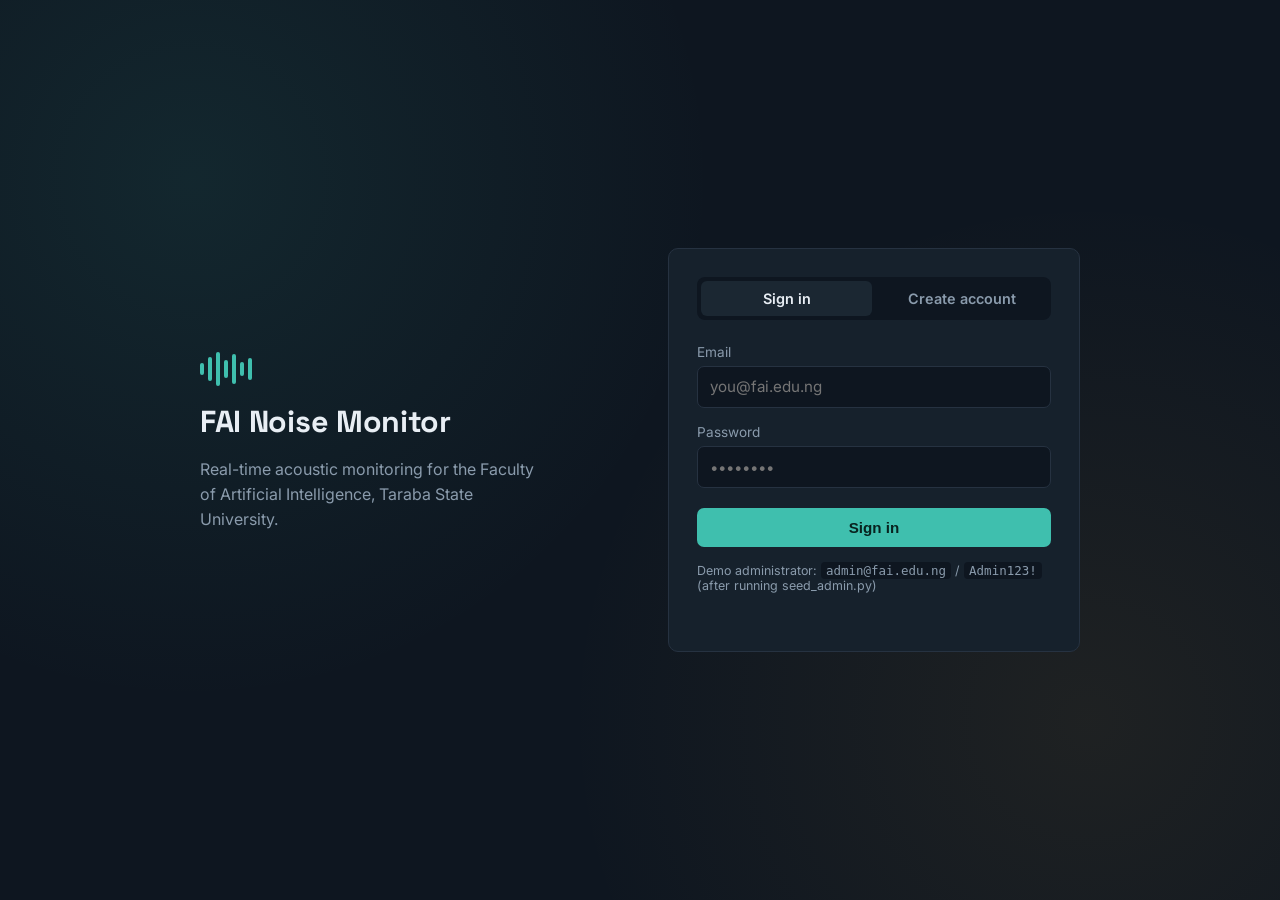
<file: noise-monitoring-system/frontend/index.html>
<!DOCTYPE html>
<html lang="en">
<head>
<meta charset="UTF-8" />
<meta name="viewport" content="width=device-width, initial-scale=1.0" />
<title>Sign in · FAI Noise Monitor</title>
<link rel="preconnect" href="https://fonts.googleapis.com">
<link href="https://fonts.googleapis.com/css2?family=Space+Grotesk:wght@500;600;700&family=Inter:wght@400;500;600&display=swap" rel="stylesheet">
<link rel="stylesheet" href="css/style.css" />
</head>
<body class="auth-body">

  <div class="auth-wrap">
    <div class="auth-brand">
      <div class="waveform" aria-hidden="true">
        <span></span><span></span><span></span><span></span><span></span><span></span><span></span>
      </div>
      <h1>FAI Noise Monitor</h1>
      <p>Real-time acoustic monitoring for the Faculty of Artificial Intelligence, Taraba State University.</p>
    </div>

    <div class="auth-card">
      <div class="tabs" role="tablist">
        <button class="tab active" data-tab="login" role="tab">Sign in</button>
        <button class="tab" data-tab="register" role="tab">Create account</button>
      </div>

      <form id="login-form" class="panel active">
        <label>Email
          <input type="email" id="login-email" required placeholder="you@fai.edu.ng" />
        </label>
        <label>Password
          <input type="password" id="login-password" required placeholder="••••••••" />
        </label>
        <button type="submit" class="btn-primary">Sign in</button>
        <p class="hint">Demo administrator: <code>admin@fai.edu.ng</code> / <code>Admin123!</code> (after running seed_admin.py)</p>
        <p class="error" id="login-error"></p>
      </form>

      <form id="register-form" class="panel">
        <label>Full name
          <input type="text" id="reg-name" required placeholder="Ada Lovelace" />
        </label>
        <label>Email
          <input type="email" id="reg-email" required placeholder="you@fai.edu.ng" />
        </label>
        <label>Role
          <select id="reg-role">
            <option value="student">Student</option>
            <option value="administrator">Faculty administrator</option>
          </select>
        </label>
        <label>Password
          <input type="password" id="reg-password" required minlength="6" placeholder="At least 6 characters" />
        </label>
        <button type="submit" class="btn-primary">Create account</button>
        <p class="error" id="register-error"></p>
      </form>
    </div>
  </div>

  <script src="js/api.js"></script>
  <script src="js/auth.js"></script>
</body>
</html>
</file>
<file: noise-monitoring-system/frontend/css/style.css>
/* ---------------------------------------------------------
   Design tokens
--------------------------------------------------------- */
:root {
  --bg: #0E1620;
  --panel: #16212C;
  --panel-raised: #1B2732;
  --border: #263241;
  --text: #E8EEF4;
  --text-muted: #8A9BAC;
  --accent: #3FBFAE;       /* calm / green status */
  --accent-soft: rgba(63, 191, 174, 0.14);
  --warn: #E3A73E;         /* elevated / yellow status */
  --warn-soft: rgba(227, 167, 62, 0.14);
  --danger: #E15D5D;       /* excessive / red status */
  --danger-soft: rgba(225, 93, 93, 0.16);
  --font-display: 'Space Grotesk', sans-serif;
  --font-body: 'Inter', sans-serif;
  --radius: 10px;
}

* { box-sizing: border-box; }

body {
  margin: 0;
  background: var(--bg);
  color: var(--text);
  font-family: var(--font-body);
  -webkit-font-smoothing: antialiased;
}

h1, h2 { font-family: var(--font-display); margin: 0; }

a { color: var(--accent); }

/* ---------------------------------------------------------
   Waveform brand mark
--------------------------------------------------------- */
.waveform {
  display: flex;
  align-items: center;
  gap: 4px;
  height: 34px;
}
.waveform span {
  display: block;
  width: 4px;
  border-radius: 3px;
  background: var(--accent);
  animation: wave 1.4s ease-in-out infinite;
}
.waveform span:nth-child(1) { height: 12px; animation-delay: 0s; }
.waveform span:nth-child(2) { height: 24px; animation-delay: .1s; }
.waveform span:nth-child(3) { height: 34px; animation-delay: .2s; }
.waveform span:nth-child(4) { height: 18px; animation-delay: .3s; }
.waveform span:nth-child(5) { height: 30px; animation-delay: .4s; }
.waveform span:nth-child(6) { height: 14px; animation-delay: .5s; }
.waveform span:nth-child(7) { height: 22px; animation-delay: .6s; }
.waveform.sm span { width: 3px; }
.waveform.sm span:nth-child(1) { height: 8px; }
.waveform.sm span:nth-child(2) { height: 16px; }
.waveform.sm span:nth-child(3) { height: 22px; }
.waveform.sm span:nth-child(4) { height: 13px; }
.waveform.sm span:nth-child(5) { height: 19px; }

@keyframes wave {
  0%, 100% { transform: scaleY(0.55); }
  50% { transform: scaleY(1); }
}
@media (prefers-reduced-motion: reduce) {
  .waveform span { animation: none; }
}

/* ---------------------------------------------------------
   Auth page
--------------------------------------------------------- */
.auth-body {
  min-height: 100vh;
  display: grid;
  place-items: center;
  padding: 2rem;
  background:
    radial-gradient(circle at 15% 20%, rgba(63,191,174,0.10), transparent 40%),
    radial-gradient(circle at 85% 80%, rgba(227,167,62,0.08), transparent 40%),
    var(--bg);
}
.auth-wrap {
  display: grid;
  grid-template-columns: 1fr 1fr;
  gap: 3.5rem;
  max-width: 880px;
  width: 100%;
  align-items: center;
}
.auth-brand h1 {
  font-size: 1.9rem;
  margin: 1rem 0 0.6rem;
  letter-spacing: -0.01em;
}
.auth-brand p {
  color: var(--text-muted);
  line-height: 1.55;
  max-width: 34ch;
}
.auth-card {
  background: var(--panel);
  border: 1px solid var(--border);
  border-radius: var(--radius);
  padding: 1.75rem;
}
.tabs {
  display: flex;
  gap: 0.25rem;
  background: var(--bg);
  border-radius: 8px;
  padding: 4px;
  margin-bottom: 1.5rem;
}
.tab {
  flex: 1;
  padding: 0.55rem 0.75rem;
  border: none;
  background: transparent;
  color: var(--text-muted);
  font-family: var(--font-body);
  font-weight: 600;
  font-size: 0.9rem;
  border-radius: 6px;
  cursor: pointer;
}
.tab.active { background: var(--panel-raised); color: var(--text); }

.panel { display: none; flex-direction: column; gap: 1rem; }
.panel.active { display: flex; }

label {
  display: flex;
  flex-direction: column;
  gap: 0.4rem;
  font-size: 0.85rem;
  color: var(--text-muted);
}
input, select {
  font-family: var(--font-body);
  background: var(--bg);
  border: 1px solid var(--border);
  border-radius: 7px;
  padding: 0.65rem 0.75rem;
  color: var(--text);
  font-size: 0.95rem;
}
input:focus, select:focus, button:focus-visible {
  outline: 2px solid var(--accent);
  outline-offset: 1px;
}

.btn-primary {
  background: var(--accent);
  color: #08231F;
  border: none;
  border-radius: 7px;
  padding: 0.7rem 1rem;
  font-weight: 600;
  font-size: 0.95rem;
  cursor: pointer;
  margin-top: 0.25rem;
}
.btn-primary.sm { padding: 0.5rem 0.8rem; font-size: 0.85rem; }
.btn-primary:hover { filter: brightness(1.08); }

.btn-ghost {
  background: transparent;
  border: 1px solid var(--border);
  color: var(--text);
  border-radius: 7px;
  padding: 0.5rem 0.9rem;
  cursor: pointer;
  font-family: var(--font-body);
}
.btn-ghost:hover { border-color: var(--text-muted); }

.hint { font-size: 0.78rem; color: var(--text-muted); margin: 0; }
.hint code { background: var(--bg); padding: 1px 5px; border-radius: 4px; }
.error { color: var(--danger); font-size: 0.85rem; margin: 0; min-height: 1em; }

@media (max-width: 720px) {
  .auth-wrap { grid-template-columns: 1fr; }
}

/* ---------------------------------------------------------
   App shell
--------------------------------------------------------- */
.topbar {
  display: flex;
  justify-content: space-between;
  align-items: center;
  padding: 0.9rem 1.75rem;
  border-bottom: 1px solid var(--border);
  position: sticky;
  top: 0;
  background: var(--bg);
  z-index: 5;
}
.brand-mini {
  display: flex;
  align-items: center;
  gap: 0.6rem;
  font-family: var(--font-display);
  font-weight: 600;
}
.topbar-right { display: flex; align-items: center; gap: 0.75rem; }
.user-name { color: var(--text-muted); font-size: 0.9rem; }
.pill {
  background: var(--panel-raised);
  border: 1px solid var(--border);
  border-radius: 20px;
  padding: 0.2rem 0.7rem;
  font-size: 0.75rem;
  text-transform: capitalize;
  color: var(--accent);
}

.dashboard { padding: 1.75rem; max-width: 1320px; margin: 0 auto; }

/* Summary row */
.summary-row {
  display: grid;
  grid-template-columns: repeat(4, 1fr);
  gap: 1rem;
  margin-bottom: 2rem;
}
.summary-card {
  background: var(--panel);
  border: 1px solid var(--border);
  border-radius: var(--radius);
  padding: 1.1rem 1.25rem;
  display: flex;
  flex-direction: column;
  gap: 0.35rem;
}
.summary-label { font-size: 0.78rem; color: var(--text-muted); }
.summary-value { font-family: var(--font-display); font-size: 1.9rem; font-weight: 600; }
.alert-card .summary-value { color: var(--danger); }

/* Content grid */
.content-grid {
  display: grid;
  grid-template-columns: 2fr 1fr;
  gap: 2rem;
  align-items: start;
}
.section-head {
  display: flex;
  justify-content: space-between;
  align-items: center;
  margin-bottom: 0.9rem;
}
.section-head h2 { font-size: 1.05rem; font-weight: 600; }
.live-indicator {
  font-size: 0.75rem;
  color: var(--text-muted);
  display: flex;
  align-items: center;
  gap: 0.4rem;
}
.dot {
  width: 7px; height: 7px; border-radius: 50%;
  background: var(--accent);
  animation: pulse 1.6s ease-in-out infinite;
}
@keyframes pulse { 0%,100% { opacity: 1; } 50% { opacity: 0.35; } }

/* Sensor cards */
.sensor-grid {
  display: grid;
  grid-template-columns: repeat(auto-fill, minmax(230px, 1fr));
  gap: 1rem;
}
.sensor-card {
  background: var(--panel);
  border: 1px solid var(--border);
  border-radius: var(--radius);
  padding: 1.1rem;
  border-left: 4px solid var(--text-muted);
}
.sensor-card.status-green { border-left-color: var(--accent); }
.sensor-card.status-yellow { border-left-color: var(--warn); }
.sensor-card.status-red { border-left-color: var(--danger); background: linear-gradient(180deg, var(--danger-soft), var(--panel) 60%); }
.sensor-card .loc { font-size: 0.8rem; color: var(--text-muted); }
.sensor-card .room { font-weight: 600; margin-bottom: 0.5rem; }
.sensor-card .db-value {
  font-family: var(--font-display);
  font-size: 2.4rem;
  font-weight: 700;
  line-height: 1;
}
.sensor-card .db-unit { font-size: 0.95rem; color: var(--text-muted); font-weight: 500; }
.sensor-card .status-tag {
  display: inline-block;
  margin-top: 0.6rem;
  font-size: 0.72rem;
  padding: 0.2rem 0.55rem;
  border-radius: 20px;
}
.status-tag.status-green { background: var(--accent-soft); color: var(--accent); }
.status-tag.status-yellow { background: var(--warn-soft); color: var(--warn); }
.status-tag.status-red { background: var(--danger-soft); color: var(--danger); }
.status-tag.status-no-data { background: var(--panel-raised); color: var(--text-muted); }
.sensor-card .updated { display: block; margin-top: 0.5rem; font-size: 0.72rem; color: var(--text-muted); }

/* Chart */
.chart-card {
  background: var(--panel);
  border: 1px solid var(--border);
  border-radius: var(--radius);
  padding: 1.1rem;
}
.range-select { display: flex; gap: 0.5rem; }
.range-select select { padding: 0.4rem 0.6rem; font-size: 0.82rem; }

/* Alerts list */
.alerts-list { display: flex; flex-direction: column; gap: 0.6rem; }
.alert-item {
  background: var(--panel);
  border: 1px solid var(--border);
  border-left: 4px solid var(--danger);
  border-radius: 8px;
  padding: 0.75rem 0.9rem;
}
.alert-item.acknowledged { border-left-color: var(--text-muted); opacity: 0.6; }
.alert-item .alert-loc { font-weight: 600; font-size: 0.9rem; }
.alert-item .alert-meta { font-size: 0.76rem; color: var(--text-muted); margin: 0.25rem 0 0.5rem; }
.alert-item button {
  background: var(--panel-raised);
  border: 1px solid var(--border);
  color: var(--text);
  border-radius: 6px;
  padding: 0.3rem 0.6rem;
  font-size: 0.78rem;
  cursor: pointer;
}
.empty-note { color: var(--text-muted); font-size: 0.85rem; }

/* Admin threshold panel */
.admin-panel { margin-top: 2rem; }
.hidden { display: none !important; }
.threshold-item {
  background: var(--panel);
  border: 1px solid var(--border);
  border-radius: 8px;
  padding: 0.65rem 0.85rem;
  margin-bottom: 0.5rem;
  font-size: 0.83rem;
}
.threshold-item .t-loc { font-weight: 600; }
.threshold-item .t-meta { color: var(--text-muted); font-size: 0.76rem; }
.threshold-form {
  display: grid;
  grid-template-columns: 1fr 1fr;
  gap: 0.5rem;
  margin-top: 0.75rem;
}
.threshold-form select#th-sensor { grid-column: 1 / -1; }
.threshold-form button { grid-column: 1 / -1; }

@media (max-width: 980px) {
  .summary-row { grid-template-columns: repeat(2, 1fr); }
  .content-grid { grid-template-columns: 1fr; }
}
</file>
